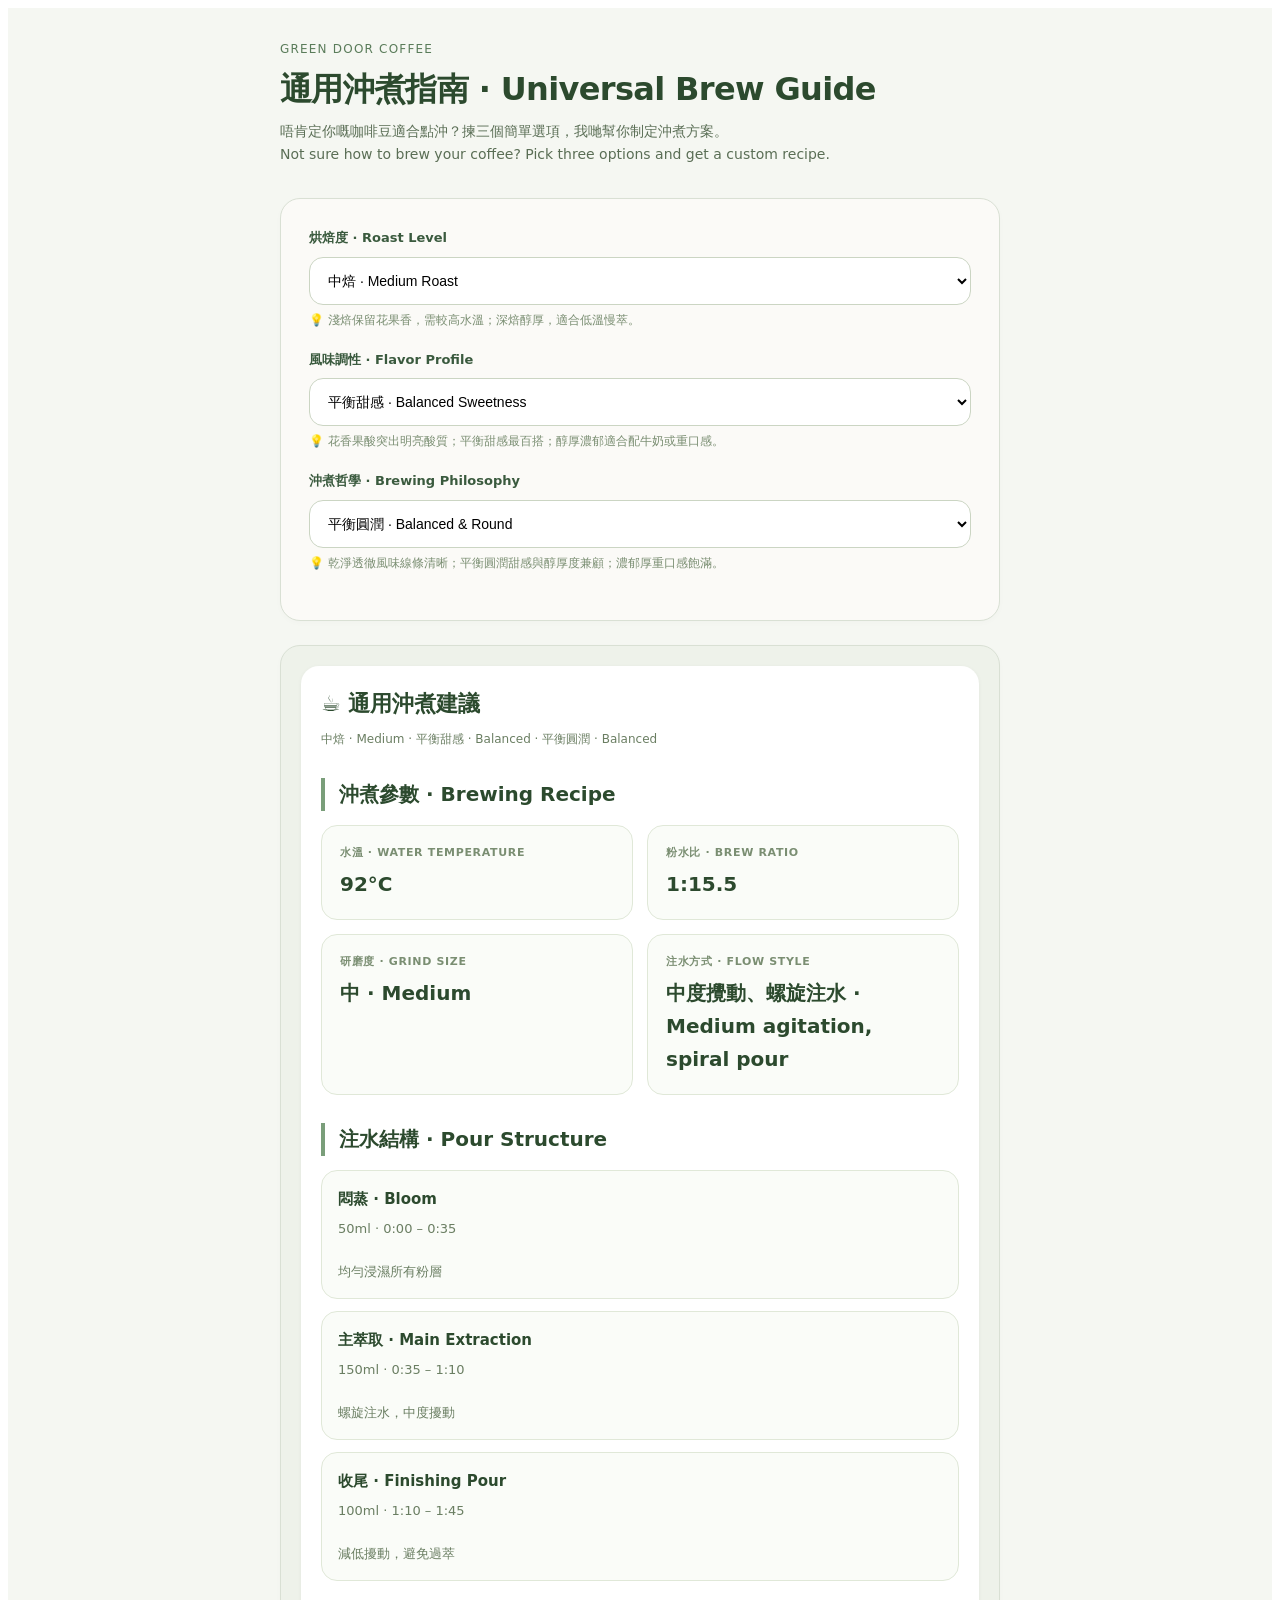
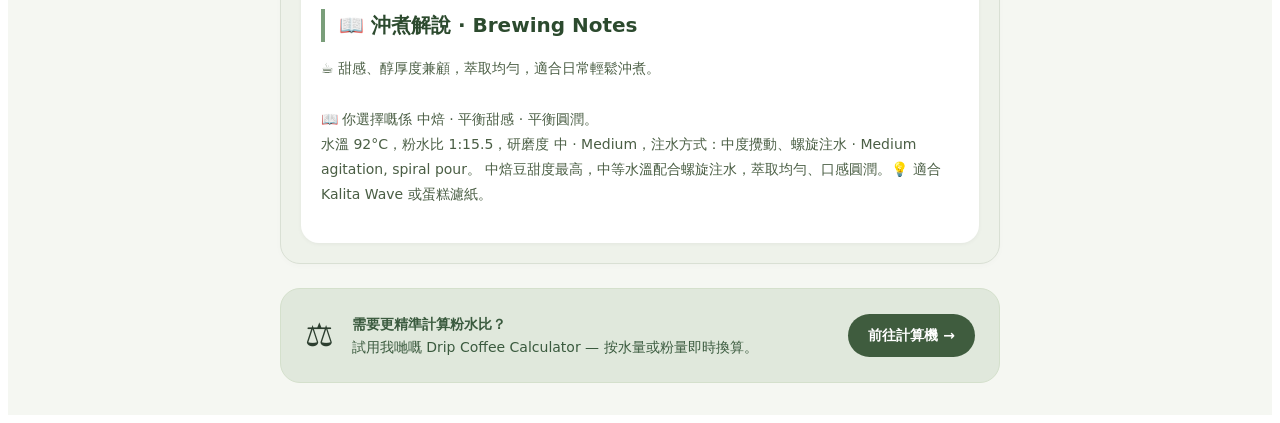
<file: index.html>
<!DOCTYPE html>
<html lang="zh-HK">
<head>
  <meta charset="UTF-8">
  <meta name="viewport" content="width=device-width, initial-scale=1.0">
  <title>Green Door Coffee · 通用沖煮指南</title>
  <link rel="stylesheet" href="css/style.css">
</head>
<body>

<div class="gdc-universal-app">

  <div class="container">

    <!-- HERO -->
    <header class="hero">
      <p class="eyebrow">Green Door Coffee</p>
      <h1>通用沖煮指南 · Universal Brew Guide</h1>
      <p class="hero-text">
        唔肯定你嘅咖啡豆適合點沖？揀三個簡單選項，我哋幫你制定沖煮方案。<br>
        Not sure how to brew your coffee? Pick three options and get a custom recipe.
      </p>
    </header>

    <!-- FORM（3 個 select） -->
    <section class="card">

      <!-- 烘焙度 -->
      <div class="field">
        <label>烘焙度 · Roast Level</label>
        <select id="roastSelect">
          <option value="light">淺焙 · Light Roast</option>
          <option value="medium" selected>中焙 · Medium Roast</option>
          <option value="dark">深焙 · Dark Roast</option>
        </select>
        <p class="field-hint">
          💡 淺焙保留花果香，需較高水溫；深焙醇厚，適合低溫慢萃。
        </p>
      </div>

      <!-- 風味調性 -->
      <div class="field">
        <label>風味調性 · Flavor Profile</label>
        <select id="flavorSelect">
          <option value="floral">花香果酸 · Floral / Fruity</option>
          <option value="balanced" selected>平衡甜感 · Balanced Sweetness</option>
          <option value="rich">醇厚濃郁 · Rich / Chocolatey</option>
        </select>
        <p class="field-hint">
          💡 花香果酸突出明亮酸質；平衡甜感最百搭；醇厚濃郁適合配牛奶或重口感。
        </p>
      </div>

      <!-- 沖煮哲學 -->
      <div class="field">
        <label>沖煮哲學 · Brewing Philosophy</label>
          <select id="philosophySelect">
            <option value="clean">乾淨透徹 · Clean & Tea-like</option>
            <option value="balanced" selected>平衡圓潤 · Balanced & Round</option>
            <option value="heavy">濃郁厚重 · Heavy & Syrupy</option>
            <option value="clarity-sweet">清澈甜感 · Clean & Sweet (Bypass)</option>
          </select>
        <p class="field-hint">
          💡 乾淨透徹風味線條清晰；平衡圓潤甜感與醇厚度兼顧；濃郁厚重口感飽滿。
        </p>
      </div>

    </section>

    <!-- RESULT -->
    <section class="result-card">
      <div id="resultPlaceholder" class="placeholder">
        選擇上面嘅選項，就會自動生成沖煮建議。<br>
        Select options above to generate a brewing recipe.
      </div>
      <div id="result" aria-live="polite"></div>
    </section>

    <!-- CTA 底部（通用版專用） -->
    <div class="cta-banner" style="margin-top: 16px; background: #e0e8dc;">
      <div class="cta-content">
        <span class="cta-icon">⚖️</span>
        <div class="cta-text">
          <strong>需要更精準計算粉水比？</strong><br>
          試用我哋嘅 Drip Coffee Calculator — 按水量或粉量即時換算。
        </div>
        <a href="https://greendoorcoffee.com/drip-coffee-calculator/" class="cta-button" target="_blank" rel="noopener noreferrer">
          前往計算機 →
        </a>
      </div>
    </div>

  </div>

</div>

<script src="js/universal.js"></script>

</body>
</html>
</file>
<file: css/style.css>
/* ========================================
   Green Door Coffee
   Brewing Philosophy · 主樣式（含自家精選與通用版）
   ======================================== */

/* 基礎重置 */
.gdc-brew-app,
.gdc-universal-app,
.gdc-brew-app *,
.gdc-universal-app * {
  margin: 0;
  padding: 0;
  box-sizing: border-box;
}

/* 根樣式（共用） */
.gdc-brew-app,
.gdc-universal-app {
  width: 100%;
  color: #2c3e2f;
  font-family: system-ui, -apple-system, 'Segoe UI', 'Helvetica Neue', sans-serif;
  line-height: 1.65;
  padding: 32px 20px;
  background: #f5f7f2;
}

.gdc-brew-app .container,
.gdc-universal-app .container {
  max-width: 720px;
  margin: auto;
}

/* HERO */
.gdc-brew-app .hero,
.gdc-universal-app .hero {
  margin-bottom: 32px;
}

.gdc-brew-app .eyebrow,
.gdc-universal-app .eyebrow {
  font-size: 12px;
  text-transform: uppercase;
  letter-spacing: 0.1em;
  color: #5a7c5a;
  margin-bottom: 10px;
}

.gdc-brew-app .hero h1,
.gdc-universal-app .hero h1 {
  font-size: 32px;
  line-height: 1.2;
  margin-bottom: 12px;
  font-weight: 600;
  letter-spacing: -0.02em;
  color: #2c4a2e;
}

.gdc-brew-app .hero-text,
.gdc-universal-app .hero-text {
  color: #5a6e55;
  max-width: 600px;
  font-size: 14px;
}

/* 卡片外框 */
.gdc-brew-app .card,
.gdc-brew-app .result-card,
.gdc-universal-app .card,
.gdc-universal-app .result-card {
  background: #fbfaf7;
  border: 1px solid #d9e0d4;
  border-radius: 20px;
  padding: 28px;
  margin-bottom: 24px;
  box-shadow: 0 2px 6px rgba(0, 0, 0, 0.02);
}

/* 表單欄位 */
.gdc-brew-app .field,
.gdc-universal-app .field {
  margin-bottom: 20px;
}

.gdc-brew-app label,
.gdc-universal-app label {
  display: block;
  margin-bottom: 8px;
  font-size: 13px;
  font-weight: 600;
  color: #3a5a3e;
}

/* hint 文字 */
.gdc-universal-app .field-hint {
  font-size: 12px;
  color: #7a8e72;
  margin-top: 6px;
  line-height: 1.5;
}

/* select 與按鈕 */
.gdc-brew-app select,
.gdc-universal-app select,
.gdc-brew-app button {
  width: 100%;
  padding: 14px;
  border-radius: 14px;
  border: 1px solid #cbd5c3;
  background: white;
  font-size: 14px;
  outline: none;
  transition: 0.2s;
}

.gdc-brew-app select:focus,
.gdc-universal-app select:focus {
  border-color: #5a8c5e;
  box-shadow: 0 0 0 3px rgba(90, 140, 94, 0.15);
}

/* 自家精選按鈕（如保留） */
.gdc-brew-app button {
  background: #3f5c3e;
  color: white;
  font-weight: 600;
  cursor: pointer;
  border: none;
  margin-top: 8px;
}
.gdc-brew-app button:hover {
  background: #2c4a2e;
}

/* 結果區外框灰、內文白（通用版與自家版） */
.gdc-universal-app .result-card,
.gdc-brew-app .result-card {
  background: #eef2ea;  /* 外灰 */
  padding: 20px;
}

.gdc-universal-app #result,
.gdc-brew-app #result {
  background: #ffffff;  /* 內白 */
  border-radius: 18px;
  padding: 20px 20px 8px 20px;
  box-shadow: 0 1px 4px rgba(0, 0, 0, 0.05);
}

/* 結果區內部元件 */
.gdc-universal-app .result-section,
.gdc-brew-app .result-section {
  margin-bottom: 28px;
}

.gdc-universal-app .section-title,
.gdc-brew-app .section-title {
  font-size: 20px;
  margin-bottom: 14px;
  font-weight: 600;
  color: #2c4a2e;
  border-left: 4px solid #7a9e7a;
  padding-left: 14px;
}

.gdc-universal-app .coffee-name,
.gdc-brew-app .coffee-name {
  font-size: 22px;
  font-weight: 600;
  margin-bottom: 8px;
  color: #2c4a2e;
}

.gdc-universal-app .coffee-meta,
.gdc-brew-app .coffee-meta {
  color: #6a7e62;
  font-size: 12px;
}

/* 標籤 */
.gdc-universal-app .tag-list,
.gdc-brew-app .tag-list {
  display: flex;
  flex-wrap: wrap;
  gap: 8px;
  margin-top: 14px;
}
.gdc-universal-app .tag,
.gdc-brew-app .tag {
  background: #edf3e8;
  border: 1px solid #d4e0cc;
  padding: 6px 12px;
  border-radius: 40px;
  font-size: 12px;
  color: #3a5a3e;
}

/* 參數格網 */
.gdc-universal-app .recipe-grid,
.gdc-brew-app .recipe-grid {
  display: grid;
  grid-template-columns: 1fr 1fr;
  gap: 14px;
}
.gdc-universal-app .recipe-item,
.gdc-brew-app .recipe-item {
  background: #fafcf8;
  border: 1px solid #e0e8d8;
  border-radius: 16px;
  padding: 18px;
}
.gdc-universal-app .recipe-item h3,
.gdc-brew-app .recipe-item h3 {
  font-size: 11px;
  text-transform: uppercase;
  letter-spacing: 0.06em;
  color: #7a8e72;
  margin-bottom: 6px;
}
.gdc-universal-app .recipe-item p,
.gdc-brew-app .recipe-item p {
  font-size: 20px;
  font-weight: 600;
  color: #2c4a2e;
}

/* 注水步驟 */
.gdc-universal-app .pour-step,
.gdc-brew-app .pour-step {
  background: #fafcf8;
  border: 1px solid #e0e8d8;
  border-radius: 16px;
  padding: 16px;
  margin-bottom: 12px;
}
.gdc-universal-app .pour-title,
.gdc-brew-app .pour-title {
  font-weight: 600;
  margin-bottom: 6px;
  font-size: 15px;
  color: #2c4a2e;
}
.gdc-universal-app .pour-detail,
.gdc-brew-app .pour-detail {
  color: #6a7e62;
  font-size: 13px;
}

/* 解說區 */
.gdc-universal-app .analysis,
.gdc-brew-app .analysis {
  line-height: 1.8;
  color: #4a5e44;
  font-size: 14px;
}
.gdc-universal-app .analysis-highlight,
.gdc-brew-app .analysis-highlight {
  background: #edf3e8;
  border-radius: 16px;
  padding: 18px;
  margin-top: 16px;
  border-left: 3px solid #7a9e7a;
}

/* CTA 區塊 */
.gdc-universal-app .cta-banner,
.gdc-brew-app .cta-banner {
  background: #e8efe2;
  border-radius: 20px;
  padding: 20px 24px;
  margin-top: 28px;
  border: 1px solid #d4e0cc;
}
.gdc-universal-app .cta-content,
.gdc-brew-app .cta-content {
  display: flex;
  align-items: center;
  gap: 18px;
  flex-wrap: wrap;
}
.gdc-universal-app .cta-icon {
  font-size: 32px;
}
.gdc-universal-app .cta-text {
  flex: 1;
  font-size: 14px;
  color: #3a5a3e;
}
.gdc-universal-app .cta-button {
  background: #3f5c3e;
  color: white;
  padding: 10px 20px;
  border-radius: 40px;
  text-decoration: none;
  font-weight: 600;
  font-size: 14px;
  transition: 0.2s;
  display: inline-block;
}
.gdc-universal-app .cta-button:hover {
  background: #2c4a2e;
  color: white;
}

/* 響應式 */
@media (max-width: 640px) {
  .gdc-brew-app, .gdc-universal-app {
    padding: 20px 16px;
  }
  .gdc-brew-app .hero h1, .gdc-universal-app .hero h1 {
    font-size: 28px;
  }
  .gdc-brew-app .card, .gdc-brew-app .result-card,
  .gdc-universal-app .card, .gdc-universal-app .result-card {
    padding: 20px;
  }
  .gdc-universal-app .recipe-grid,
  .gdc-brew-app .recipe-grid {
    grid-template-columns: 1fr;
  }
  .gdc-universal-app .cta-content {
    flex-direction: column;
    text-align: center;
  }
  .gdc-universal-app .cta-button {
    width: 100%;
    text-align: center;
  }
}
</file>
